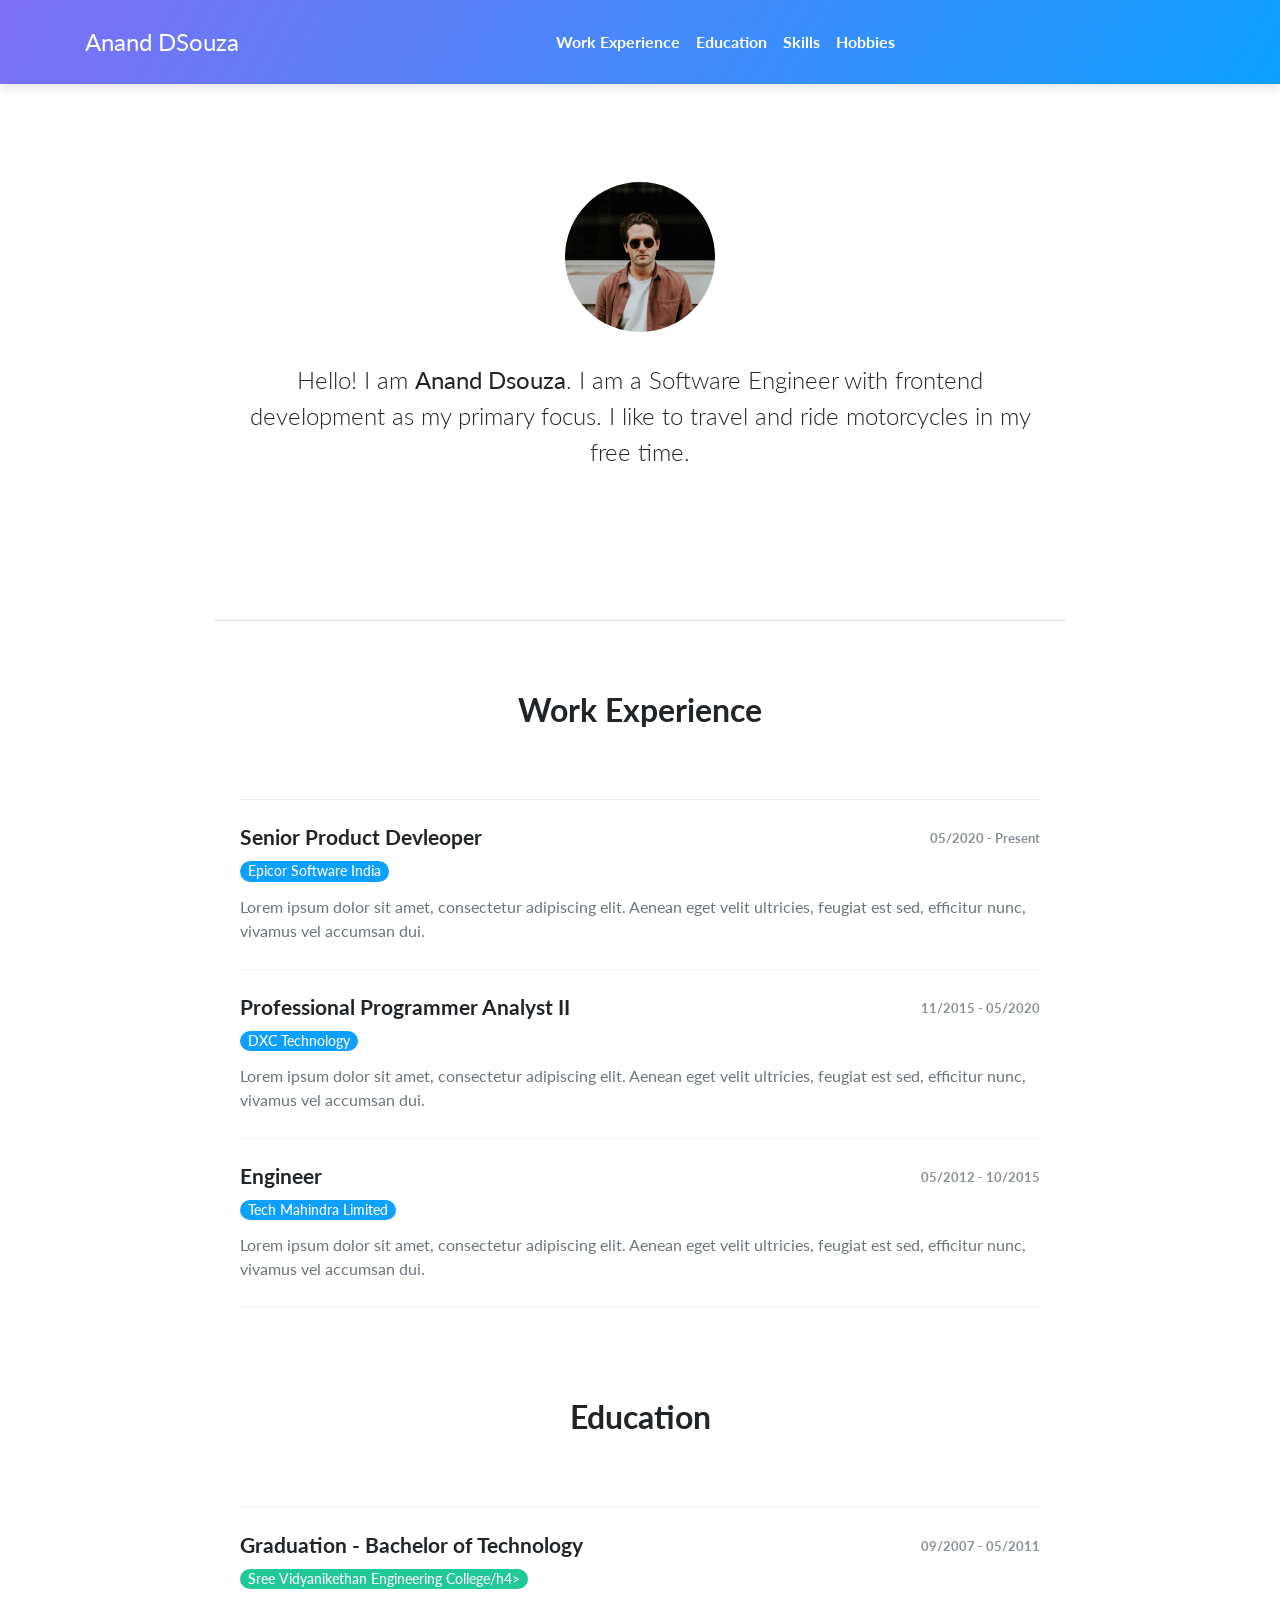
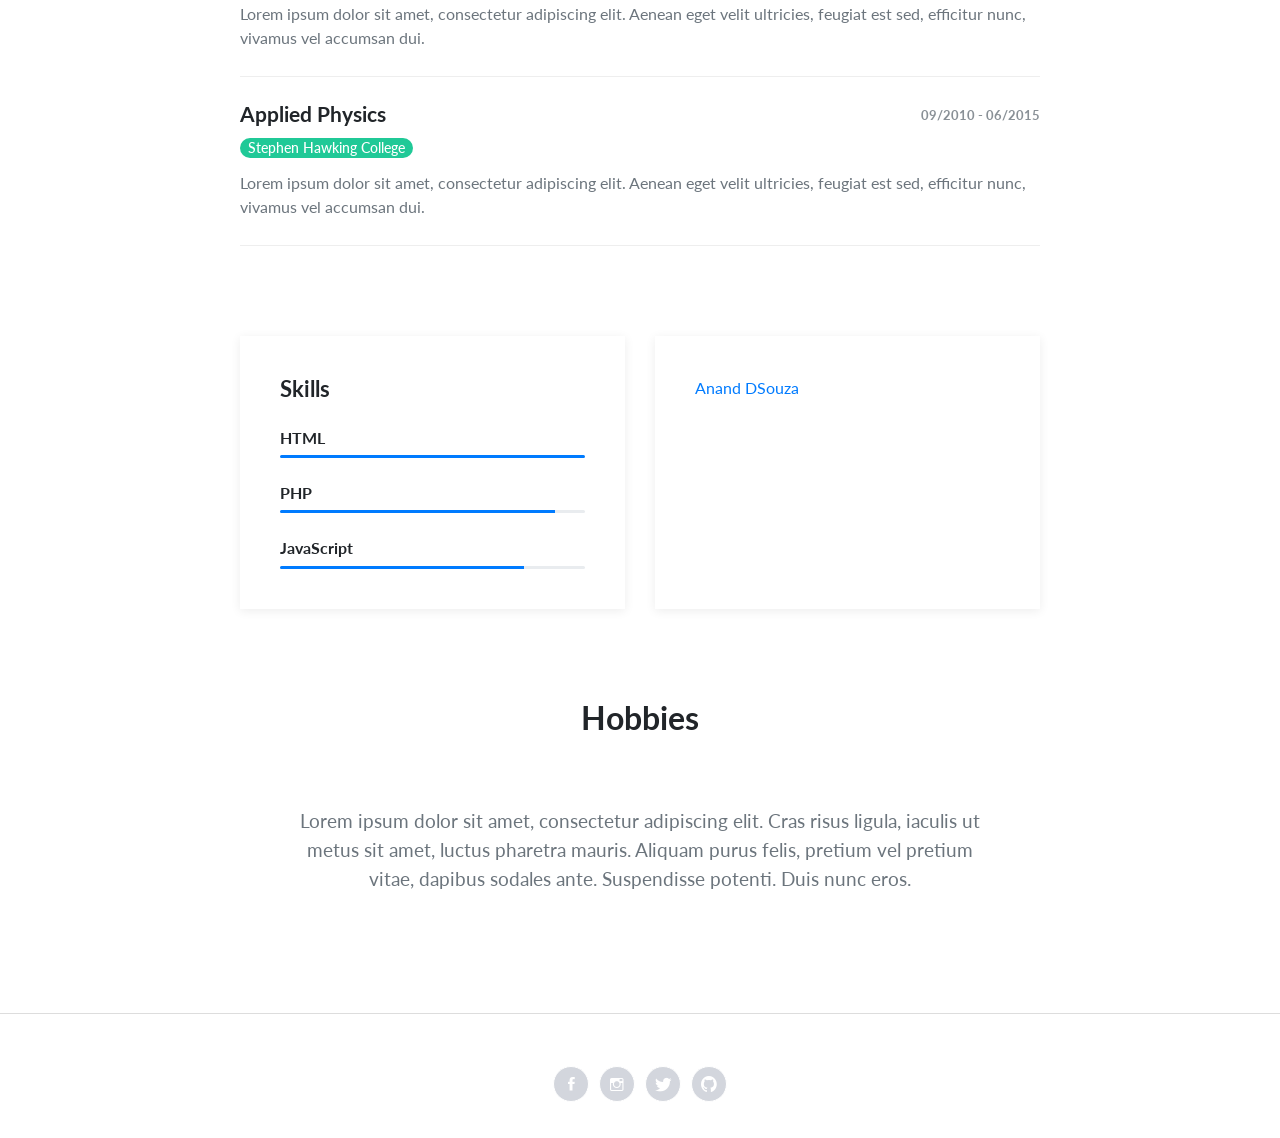
<file: cv.html>
<!DOCTYPE html>
<html>
  <head>
    <meta charset="utf-8">
    <meta name="viewport" content="width=device-width, initial-scale=1">
    <title>Anand DSouza</title>
    <link rel="stylesheet" href="../assets/css/bootstrap.min.css">
    <link rel="stylesheet" href="../assets/css/ionicons.min.css">
    <link rel="stylesheet" type="text/css" href="../assets/css/style.css">
    <script type="text/javascript" src="https://platform.linkedin.com/badges/js/profile.js" async defer></script>
  </head>
  <body>
   <nav class="navbar fixed-top navbar-expand-lg navbar-dark page-navbar gradient">
      <div class="container">
        <a class="navbar-brand logo" href="#">Anand DSouza</a>
        <button class="navbar-toggler" type="button" data-toggle="collapse" data-target="#navbarNav" aria-controls="navbarNav" aria-expanded="false" aria-label="Toggle navigation">
          <span class="navbar-toggler-icon"></span>
        </button>
        <div class="collapse navbar-collapse" id="navbarNav">
            <ul class="navbar-nav mx-auto">
              <li class="nav-item item">
                <li class="nav-item item">
                  <a class="nav-link" href="#work-experience">Work Experience</a>
                </li>
                <li class="nav-item item">
                    <a class="nav-link" href="#education">Education</a>
                </li>
                <li class="nav-item item">
                  <a class="nav-link" href="#skills">Skills</a>
                </li>
                <li class="nav-item item">
                    <a class="nav-link" href="#hobbies">Hobbies</a>
                </li>
              </li>
            </ul>
          </div>
      </div>
    </nav>
    <main class="page cv-page">
      <section class="cv-block block-intro border-bottom">
        <div class="container">
          <div class="avatar">
            <img class="img-fluid rounded-circle" src="assets/img/avatar.jpg">
          </div>
          <p>Hello! I am <strong>Anand Dsouza</strong>. I am a Software Engineer with frontend development as my primary focus. I like to travel and ride motorcycles in my free time.</p>
        </div>
      </section>
      <section class="cv-block info">
        <div class="container">
          <div class="work-experience group" id="work-experience">
            <h2 class="text-center">Work Experience</h2>
            <div class="item">
              <div class="row">
                <div class="col-md-6">
                  <h3>Senior Product Devleoper</h3>
                  <h4 class="organization">Epicor Software India</h4>
                </div>
                <div class="col-md-6">
                  <time class="period">05/2020 - Present</time>
                </div>
              </div>
              <p class="text-muted">Lorem ipsum dolor sit amet, consectetur adipiscing elit. Aenean eget velit ultricies, feugiat est sed, efficitur nunc, vivamus vel accumsan dui.</p>
            </div>
            <div class="item">
              <div class="row">
                <div class="col-md-6">
                  <h3>Professional Programmer Analyst II</h3>
                  <h4 class="organization">DXC Technology</h4>
                </div>
                <div class="col-md-6">
                  <time class="period">11/2015 - 05/2020</time>
                </div>
              </div>
              <p class="text-muted">Lorem ipsum dolor sit amet, consectetur adipiscing elit. Aenean eget velit ultricies, feugiat est sed, efficitur nunc, vivamus vel accumsan dui.</p>
            </div>
            <div class="item">
              <div class="row">
                <div class="col-md-6">
                  <h3>Engineer</h3>
                  <h4 class="organization">Tech Mahindra Limited</h4>
                </div>
                <div class="col-md-6">
                  <time class="period">05/2012 - 10/2015</time>
                </div>
              </div>
              <p class="text-muted">Lorem ipsum dolor sit amet, consectetur adipiscing elit. Aenean eget velit ultricies, feugiat est sed, efficitur nunc, vivamus vel accumsan dui.</p>
            </div>
          </div>
          <div class="education group" id="education">
            <h2 class="text-center">Education</h2>
            <div class="item">
              <div class="row">
                <div class="col-md-6">
                  <h3>Graduation - Bachelor of Technology</h3>
                  <h4 class="organization">Sree Vidyanikethan Engineering College/h4>
                </div>
                <div class="col-md-6">
                  <time class="period">09/2007 - 05/2011</time>
                </div>
              </div>
              <p class="text-muted">Lorem ipsum dolor sit amet, consectetur adipiscing elit. Aenean eget velit ultricies, feugiat est sed, efficitur nunc, vivamus vel accumsan dui.</p>
            </div>
            <div class="item">
              <div class="row">
                <div class="col-md-6">
                  <h3>Applied Physics</h3>
                  <h4 class="organization">Stephen Hawking College</h4>
                </div>
                <div class="col-md-6">
                  <time class="period">09/2010 - 06/2015</time>
                </div>
              </div>
              <p class="text-muted">Lorem ipsum dolor sit amet, consectetur adipiscing elit. Aenean eget velit ultricies, feugiat est sed, efficitur nunc, vivamus vel accumsan dui.</p>
            </div>
          </div>
          <div class="group" id="skills">
            <div class="row">
              <div class="col-md-6">
                <div class="skills info-card">
                  <h2>Skills</h2>
                  <h3>HTML</h3>
                  <div class="progress">
                    <div class="progress-bar" role="progressbar" aria-valuenow="70"
                    aria-valuemin="0" aria-valuemax="100" style="width:100%">
                    </div>
                  </div>
                  <h3>PHP</h3>
                  <div class="progress">
                    <div class="progress-bar" role="progressbar" aria-valuenow="70"
                    aria-valuemin="0" aria-valuemax="100" style="width:90%">
                    </div>
                  </div>
                  <h3>JavaScript</h3>
                  <div class="progress">
                    <div class="progress-bar" role="progressbar" aria-valuenow="70"
                    aria-valuemin="0" aria-valuemax="100" style="width:80%">
                    </div>
                  </div>
                </div>
              </div>
              <div class="col-md-6">
                <div class="contact-info info-card">
                  <div class="LI-profile-badge"  
                       data-version="v1" 
                       data-size="medium" 
                       data-locale="en_US" 
                       data-type="horizontal" 
                       data-theme="light" 
                       data-vanity="anand-dsouza">
                       <a class="LI-simple-link" href='https://in.linkedin.com/in/anand-dsouza?trk=profile-badge'>Anand DSouza</a>
                    </div>


                  <!-- <h2>Contact Info</h2>
                  <div class="row">
                    <div class="col-1">
                      <i class="ion-android-calendar icon"></i>
                    </div>
                    <div class="col-9">
                      <span>10/10/1990</span>
                    </div>
                  </div>
                  <div class="row">
                    <div class="col-1">
                        <i class="ion-person icon"></i>
                    </div>
                    <div class="col-9">
                      <span>John Smith</span>
                    </div>
                  </div>
                  <div class="row">
                    <div class="col-1">
                      <i class="ion-ios-telephone icon"></i>
                    </div>
                    <div class="col-9">
                      <span>+235 3217 424</span>
                    </div>
                  </div>
                  <div class="row">
                    <div class="col-1">
                      <i class="ion-at icon"></i>
                    </div>
                    <div class="col-9">
                      <span>lorem@email.com</span>
                    </div>
                  </div> -->
                </div>
              </div>
            </div>
          </div>
          <div class="hobbies group" id="hobbies">
            <h2 class="text-center">Hobbies</h2>
            <p class="text-center text-muted">Lorem ipsum dolor sit amet, consectetur adipiscing elit. Cras risus ligula, iaculis ut metus sit amet, luctus pharetra mauris. Aliquam purus felis, pretium vel pretium vitae, dapibus sodales ante. Suspendisse potenti. Duis nunc eros.</p>
          </div>
        </div>
      </section>
      <footer class="page-footer">
        <div class="container">
          <div class="social-icons">
            <a href="#"><i class="ion-social-facebook" title="Facebook"></i></a>
            <a href="#"><i class="ion-social-instagram-outline" title="Instagram"></i></a>
            <a href="#"><i class="ion-social-twitter" title="Twitter"></i></a>
            <a href="#"><i class="ion-social-github" title="Github"></i></a>
          </div>
        </div>
      </footer>
    </main>
  </body>
  <script src="https://code.jquery.com/jquery-3.2.1.min.js"></script>
  <script src="https://maxcdn.bootstrapcdn.com/bootstrap/4.0.0/js/bootstrap.min.js"></script>
  <script src="assets/js/script.js"></script>
</html>
</file>
<file: assets/css/style.css>
@import url("https://fonts.googleapis.com/css?family=Lato:300,400");

body{
     font-family: 'Lato', sans-serif;
}

.sticky{
    position: fixed;
    top: 0;
    width: 100%;
}

.page-navbar.navbar{
    box-shadow: 0 4px 10px rgba(0, 0, 0, 0.1);
}

.page-navbar .navbar-nav .nav-item a{
    font-weight: bold;
}

.page-navbar.navbar-dark .navbar-nav .nav-link {
    color: #fff;
}

.page-navbar .logo{
    font-size: 1.5rem;
}

.page-navbar.fixed-top + .page{
    padding-top: 62px;
}

.download-template{
    color: #fff;
    background-color: #ed36ad;
    border: none;
    font-weight: bold;
    text-transform: uppercase;
    font-size: 13px;
    padding: 10px 24px;
    border-radius: 40px;
}

.download-template:hover{
    background-color: #fb5ec4;
}

.gradient{
    background: linear-gradient(120deg, #7f70f5, #0ea0ff);
    color: #fff !important;
}

.cv-block{
    padding-bottom: 60px;
    padding-top: 60px;
}

.cv-block.block-intro{
    text-align: center;
    max-width: 850px;
    margin: auto;
}

.cv-block.block-intro .about-me{
    max-width: 800px;
    margin: auto;
}

.cv-block.block-intro p{
    font-size: 1.5em;
    font-weight: 300;
    margin-bottom: 30px;
}

.cv-block.block-intro .btn {
  padding: 0.375rem 1rem;
  border-radius: 2em;
 }

.cv-block.block-intro .avatar{
    width: 150px;
    height: 150px;
    background-size: cover;
    background-repeat: no-repeat;
    margin: auto;
    border-radius: 100px;
    margin-bottom: 30px;
}

.cv-block.info{
    padding-top: 70px;
}

.cv-block.info h2{
    font-weight: bold;
    margin-bottom: 70px;
}

.cv-block.info h3{
    font-size: 1.3rem;
}

.cv-block.info .group{
    max-width: 800px;
    margin: auto;
}

.cv-block.info .group:not(:first-child){
    margin-top: 90px;
}

.cv-block.info .group .period{
    font-size: 0.8rem;
    float: none;
    font-weight: bold;
    margin-top: 4px;
    color: #6c757d;
    opacity: 0.8;
}

.cv-block.info .group .organization{
    font-size: 0.85em;
    background-color: #0ea0ff;
    display: inline-block;
    color: #fff;
    padding: 2px 8px;
    border-radius: 2em;
}

.cv-block.info .education.group .organization{
    background-color: #20c997; 
}

.cv-block.info .group .item{
    padding-bottom: 10px;
    margin-bottom: 25px;
    border-bottom: 1px solid #eee;
}

.cv-block.info .group h2 + .item{
    padding-top:25px;
    border-top: 1px solid #eee;
}

.cv-block.info .group .item .row{
    margin-bottom: 5px;
}

.cv-block.info .work-experience h3,
.cv-block.info .education h3{
    font-weight: bold;
}

.cv-block .info-card{
    padding: 40px;
    box-shadow: 0px 2px 10px rgba(0, 0, 0, 0.075);
    height: 100%;
}

.cv-block .info-card h2{
    margin-top: 0;
    margin-bottom: 24px !important;
    font-size: 1.4rem;
}

.cv-block .info-card.skills h3{
    margin-top: 25px;
    font-size: 1rem;
    font-weight: bold;
}

.cv-block .info-card.skills .progress{
    height: 3px;
}

.cv-block .info-card.contact-info .icon{
    font-size: 1.3em;
    color: #c9c9c9;
    position: relative;
    bottom: 4px;
}

.cv-block.info .hobbies p{
    max-width: 700px;
    margin: auto;
    font-size: 1.2em;
}

.page-footer{
    padding-top: 32px;
    border-top: 1px solid #ddd;
    text-align: center;
    padding-bottom: 20px;
}

.page-footer a{
    display: inline-block;
    margin: 0px 10px;
    color: #282b2d;
    font-size: 18px;
}

.page-footer .links{
    display: inline-block;
}

.page-footer .social-icons{
    margin-top: 20px;
    margin-bottom: 16px;
}

.page-footer .social-icons a{
    font-size: 18px;
    margin: 0 3px;
    color: #ffffff;
    border: 1px solid;
    opacity: 0.75;
    border-radius: 50%;
    width: 36px;
    display: inline-block;
    height: 36px;
    text-align: center;
    background-color: #c5c9d2;
    line-height: 34px;
}

.page-footer .social-icons a:hover{
    opacity: 1;
}

@media (min-width: 768px) {

    .cv-block {
        padding-bottom: 120px;
        padding-top: 120px; 
    }

    .cv-block.info .group .period {
        float: right; 
    }
}

@media (min-width: 576px){
    .navbar {
        padding-top: 1.2rem;
        padding-bottom:1.2rem;
    }

    .portfolio-navbar.fixed-top + .page{
        padding-top: 6rem;
    }
}
</file>
